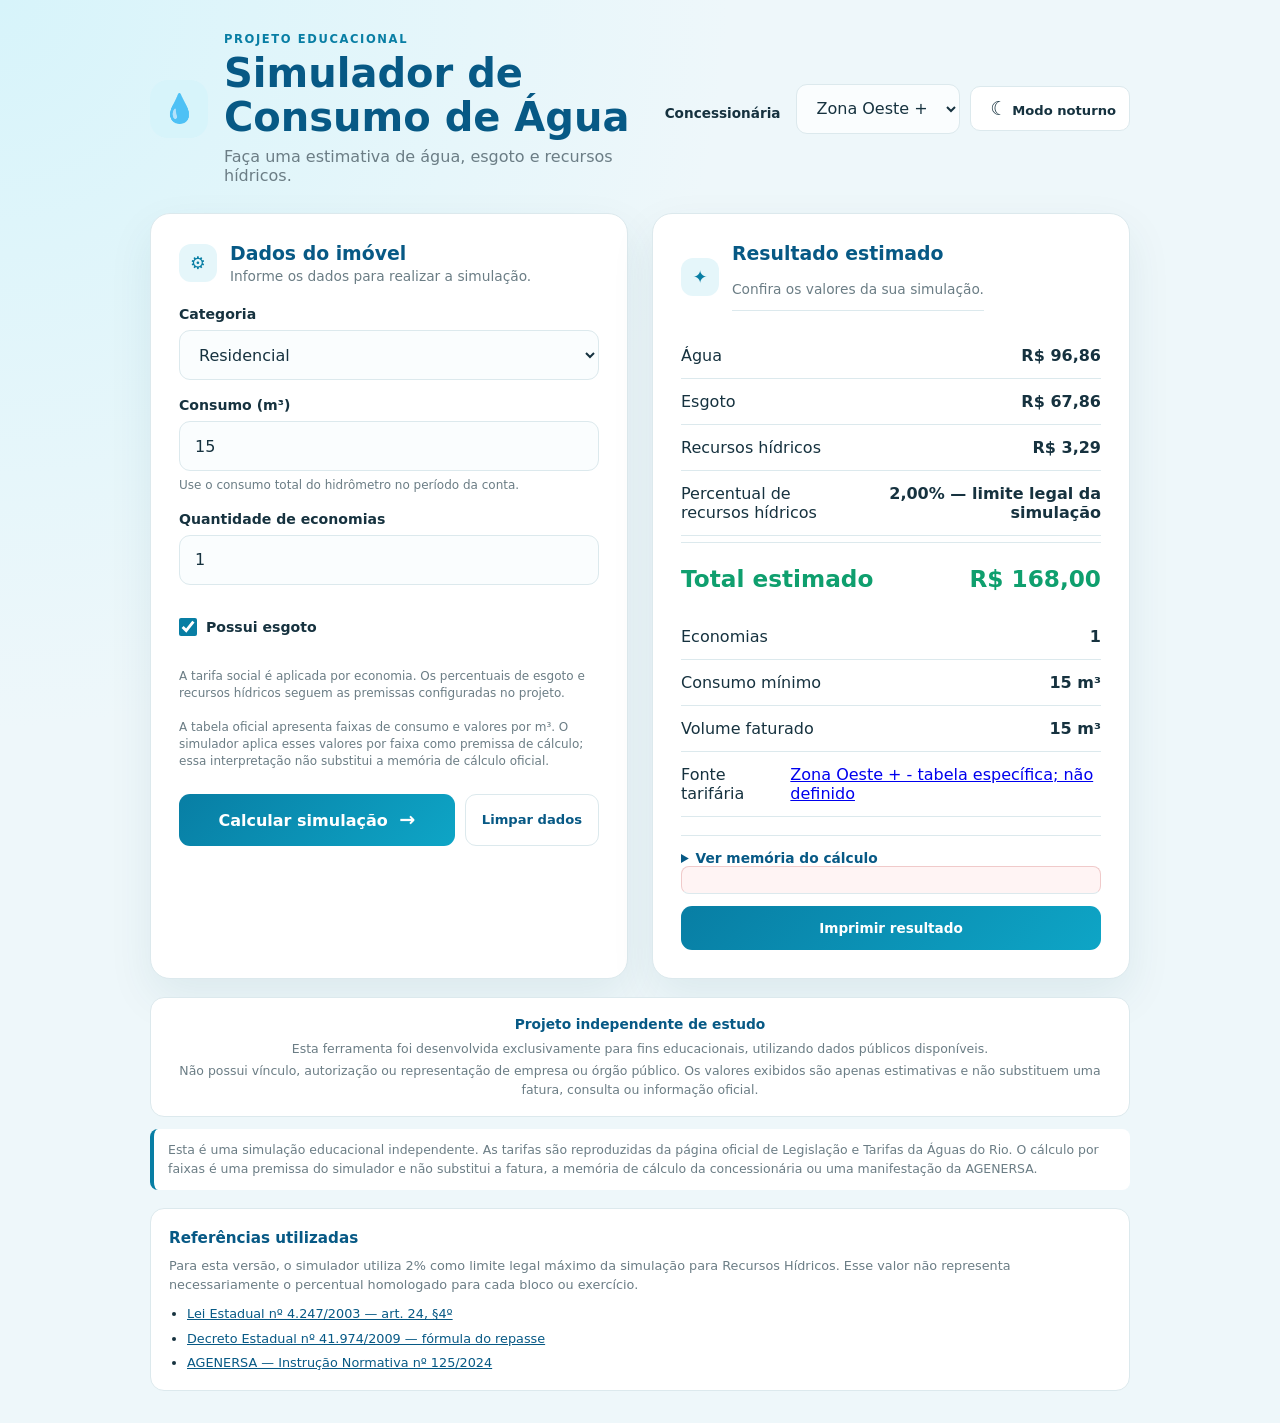
<file: index.html>
<!DOCTYPE html>
<html lang="pt-BR">
<head>
    <!-- Google tag (gtag.js) -->
<script async src="https://www.googletagmanager.com/gtag/js?id=G-XTZC50Y88T"></script>
<script>
  window.dataLayer = window.dataLayer || [];
  function gtag(){dataLayer.push(arguments);}
  gtag('js', new Date());

  gtag('config', 'G-XTZC50Y88T');
</script>
    <meta charset="UTF-8">
    <meta name="viewport" content="width=device-width, initial-scale=1.0">
    <meta name="description" content="Simulador educacional de tarifa de água, esgoto e recursos hídricos.">
    <title>Simulador de Consumo de Água</title>
    <link rel="stylesheet" href="style.css">
</head>
<body>
<main class="container">
    <header class="page-header">
        <div class="brand-mark">💧</div>
        <div>
            <p class="eyebrow">PROJETO EDUCACIONAL</p>
            <h1>Simulador de Consumo de Água</h1>
            <p class="subtitle">Faça uma estimativa de água, esgoto e recursos hídricos.</p>
        </div>
        <div style="display:flex;gap:10px;align-items:center;">
            <label for="concessaoSelector" style="font-weight:700; font-size:0.85rem; margin-right:6px;">Concessionária</label>
            <select id="concessaoSelector" aria-label="Selecionar concessionária"></select>
            <button id="temaButton" class="tema-button" type="button" aria-label="Ativar modo noturno" aria-pressed="false">
                <span aria-hidden="true">&#9790;</span> Modo noturno
            </button>
        </div>
    </header>

    <section id="bairroCard" class="card bairro-card" aria-labelledby="bairroTitulo">
        <div class="section-heading">
            <span class="section-icon">⌕</span>
            <div>
                <h2 id="bairroTitulo">Consultar bairro</h2>
                <p>Selecione o município para definir a região e, se quiser, consulte um bairro.</p>
            </div>
        </div>
        <label for="municipio">Município ou localidade</label>
        <select id="municipio">
            <option value="">Selecione o município ou localidade</option>
        </select>

        <label for="buscaBairro">Bairro (opcional)</label>
            <input id="buscaBairro" type="search" autocomplete="off" aria-describedby="notaBaseBairros" placeholder="Ex.: Botafogo, Bonsucesso...">
        <p id="notaBaseBairros" class="field-note">A base de bairros ainda está em consolidação por município.</p>
        <div id="resultadoBairro" class="bairro-resultado" aria-live="polite">
            Digite pelo menos 2 caracteres para pesquisar.
        </div>
    </section>

    <div class="content-grid">
        <form class="card form-card" id="simulacaoForm">
            <div class="section-heading">
                <span class="section-icon">⚙</span>
                <div><h2>Dados do imóvel</h2><p>Informe os dados para realizar a simulação.</p></div>
            </div>

            <div id="regiaoField">
                <label for="regiao">Região tarifária</label>
                <select id="regiao">
                    <option value="REGIAO_1">Região 1 — a partir de dezembro de 2025</option>
                    <option value="REGIAO_4">Região 4 — a partir de dezembro de 2025</option>
                </select>
            </div>

            <div id="areaField">
                <label for="area">Área tarifária</label>
                <select id="area">
                    <option value="AREA_A">Área A</option>
                    <option value="AREA_B">Área B</option>
                </select>
            </div>
            <p id="areaNota" class="field-note">Selecione um município para definir automaticamente a área.</p>

            <label for="categoria">Categoria</label>
            <select id="categoria">
                <option value="residencial">Residencial</option>
                <option value="comercial">Comercial</option>
                <option value="industrial">Industrial</option>
                <option value="publica">Pública</option>
                <option value="publica_estadual">Pública Estadual</option>
            </select>

            <div id="tarifaResidencialField">
                <label for="tarifaResidencial">Tarifa residencial</label>
                <select id="tarifaResidencial">
                    <option value="tarifa2">Tarifa 2</option>
                    <option value="tarifa1">Tarifa 1</option>
                    <option value="social">Tarifa social — valor fixo</option>
                </select>
            </div>

            <label for="consumo">Consumo (m³)</label>
            <input type="number" id="consumo" min="0" step="0.01" inputmode="decimal" value="15" aria-describedby="notaConsumo">
            <p id="notaConsumo" class="field-note">Use o consumo total do hidrômetro no período da conta.</p>

            <label for="economias">Quantidade de economias</label>
            <input type="number" id="economias" min="1" step="1" inputmode="numeric" value="1">

            <label class="checkbox-label"><input type="checkbox" id="esgoto" checked> Possui esgoto</label>

            <p class="calculation-note">A tarifa social é aplicada por economia. Os percentuais de esgoto e recursos hídricos seguem as premissas configuradas no projeto.</p>
            <p class="calculation-note">A tabela oficial apresenta faixas de consumo e valores por m³. O simulador aplica esses valores por faixa como premissa de cálculo; essa interpretação não substitui a memória de cálculo oficial.</p>
            <div class="form-actions">
                <button id="calcularButton" type="submit">Calcular simulação <span>→</span></button>
                <button id="limparButton" class="secondary-button" type="button">Limpar dados</button>
            </div>
        </form>

        <section id="resultado" class="resultado" aria-live="polite" aria-atomic="false">
            <div class="section-heading">
                <span class="section-icon">✦</span>
                <div><h2>Resultado estimado</h2><p>Confira os valores da sua simulação.</p></div>
            </div>

            <p><span>Água</span><span id="agua">R$ 0,00</span></p>
            <p><span>Esgoto</span><span id="valorEsgoto">R$ 0,00</span></p>
            <p><span>Recursos hídricos</span><span id="rh">R$ 0,00</span></p>
            <p><span>Percentual de recursos hídricos</span><span id="percentualRhResultado"></span></p>
            <hr>
            <h3><span>Total estimado</span><span id="total">R$ 0,00</span></h3>
            <p><span>Economias</span><span id="economiasResultado"></span></p>
            <p><span>Consumo mínimo</span><span id="consumoMinimo"></span></p>
            <p><span>Volume faturado</span><span id="volumeFaturado"></span></p>
            <p><span>Fonte tarifária</span><a id="fonteResultado" href="https://aguasdorio.com.br/legislacao-e-tarifas/" target="_blank" rel="noopener noreferrer">Águas do Rio — Legislação e Tarifas</a></p>
            <details class="memoria-calculo">
                <summary>Ver memória do cálculo</summary>
                <div id="memoriaCalculo" aria-live="polite">Informe os dados para visualizar o detalhamento.</div>
            </details>
            <p id="mensagemErro" class="mensagem-erro" role="alert" hidden></p>
            <div class="resultado-acoes">
                <button id="imprimirButton" type="button">Imprimir resultado</button>
            </div>
        </section>
    </div>

    <aside class="disclaimer" aria-label="Aviso importante">
        <strong>Projeto independente de estudo</strong>
        <p>Esta ferramenta foi desenvolvida exclusivamente para fins educacionais, utilizando dados públicos disponíveis.</p>
        <p>Não possui vínculo, autorização ou representação de empresa ou órgão público. Os valores exibidos são apenas estimativas e não substituem uma fatura, consulta ou informação oficial.</p>
    </aside>
    <p class="legal-note">Esta é uma simulação educacional independente. As tarifas são reproduzidas da página oficial de Legislação e Tarifas da Águas do Rio. O cálculo por faixas é uma premissa do simulador e não substitui a fatura, a memória de cálculo da concessionária ou uma manifestação da AGENERSA.</p>

    <aside class="references-card" aria-labelledby="referenciasTitulo">
        <h2 id="referenciasTitulo">Referências utilizadas</h2>
        <p>Para esta versão, o simulador utiliza 2% como limite legal máximo da simulação para Recursos Hídricos. Esse valor não representa necessariamente o percentual homologado para cada bloco ou exercício.</p>
        <ul>
            <li><a href="https://www3.alerj.rj.gov.br/lotus_notes/default.asp?URL=L0NPTlRMRUkuTlNGL2M4YWEwOTAwMDI1ZmVlZjYwMzI1NmRmZjAwNmM4OGY0P09wZW5Eb2N1bWVudA%3D%3D&amp;id=2" target="_blank" rel="noopener noreferrer">Lei Estadual nº 4.247/2003 — art. 24, §4º</a></li>
            <li><a href="https://www.inea.rj.gov.br/wp-content/uploads/2019/01/base_legal-2.pdf" target="_blank" rel="noopener noreferrer">Decreto Estadual nº 41.974/2009 — fórmula do repasse</a></li>
            <li><a href="https://www.rj.gov.br/agenersa/sites/default/files/arquivos_paginas_basicas/IN125.pdf" target="_blank" rel="noopener noreferrer">AGENERSA — Instrução Normativa nº 125/2024</a></li>
        </ul>
    </aside>
</main>
<script src="js/configuracao.js"></script>
<script src="js/concessoes/aguas-do-rio.js"></script>
<script src="js/concessoes/zona-oeste-mais.js"></script>
<script src="app.js"></script>
</body>
</html>
</file>
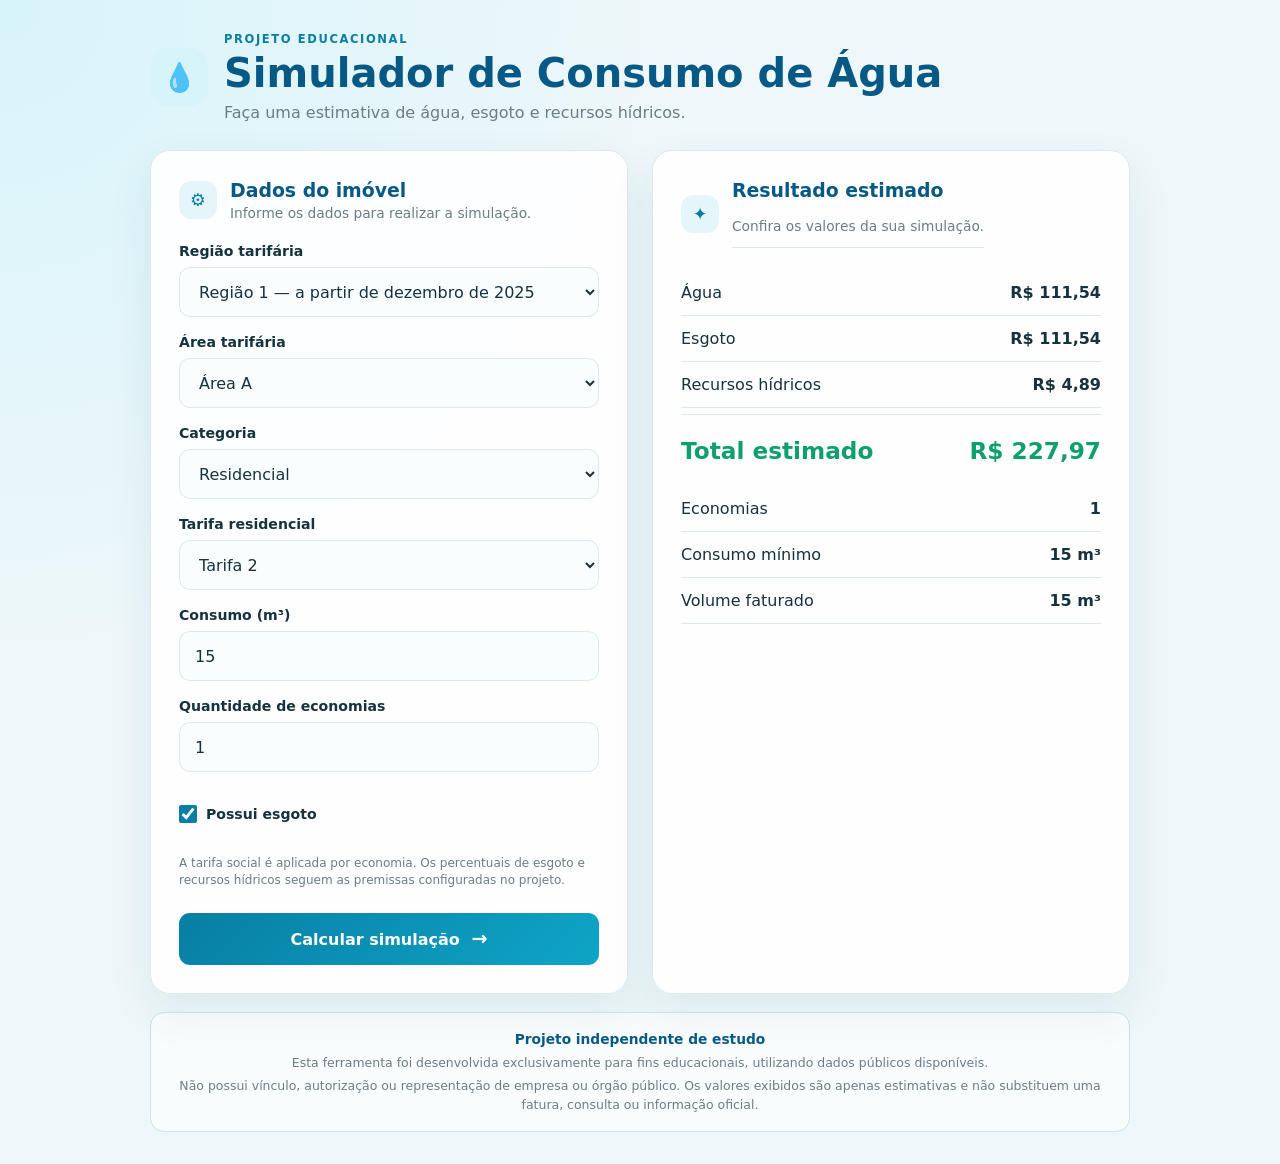
<file: simulador-aguas-do-rio/index.html>
<!DOCTYPE html>
<html lang="pt-BR">
<head>
    <meta charset="UTF-8">
    <meta name="viewport" content="width=device-width, initial-scale=1.0">
    <title>Simulador de Consumo de Água</title>
    <link rel="stylesheet" href="style.css">
</head>
<body>
<main class="container">
    <header class="page-header">
        <div class="brand-mark">💧</div>
        <div>
            <p class="eyebrow">PROJETO EDUCACIONAL</p>
            <h1>Simulador de Consumo de Água</h1>
            <p class="subtitle">Faça uma estimativa de água, esgoto e recursos hídricos.</p>
        </div>
    </header>

    <div class="content-grid">
        <section class="card form-card">
            <div class="section-heading">
                <span class="section-icon">⚙</span>
                <div><h2>Dados do imóvel</h2><p>Informe os dados para realizar a simulação.</p></div>
            </div>

            <label for="regiao">Região tarifária</label>
            <select id="regiao">
                <option value="REGIAO_1">Região 1 — a partir de dezembro de 2025</option>
                <option value="REGIAO_4">Região 4 — a partir de dezembro de 2025</option>
            </select>

            <label for="area">Área tarifária</label>
            <select id="area">
                <option value="AREA_A">Área A</option>
                <option value="AREA_B">Área B</option>
            </select>

            <label for="categoria">Categoria</label>
            <select id="categoria">
                <option value="residencial">Residencial</option>
                <option value="comercial">Comercial</option>
                <option value="industrial">Industrial</option>
                <option value="publica">Pública</option>
                <option value="publica_estadual">Pública Estadual</option>
            </select>

            <div id="tarifaResidencialField">
                <label for="tarifaResidencial">Tarifa residencial</label>
                <select id="tarifaResidencial">
                    <option value="tarifa2">Tarifa 2</option>
                    <option value="tarifa1">Tarifa 1</option>
                    <option value="social">Tarifa social — valor fixo</option>
                </select>
            </div>

            <label for="consumo">Consumo (m³)</label>
            <input type="number" id="consumo" min="0" step="0.01" inputmode="decimal" value="15">

            <label for="economias">Quantidade de economias</label>
            <input type="number" id="economias" min="1" step="1" inputmode="numeric" value="1">

            <label class="checkbox-label"><input type="checkbox" id="esgoto" checked> Possui esgoto</label>

            <p class="calculation-note">A tarifa social é aplicada por economia. Os percentuais de esgoto e recursos hídricos seguem as premissas configuradas no projeto.</p>
            <button id="calcularButton" type="button">Calcular simulação <span>→</span></button>
        </section>

        <section id="resultado" class="resultado">
            <div class="section-heading">
                <span class="section-icon">✦</span>
                <div><h2>Resultado estimado</h2><p>Confira os valores da sua simulação.</p></div>
            </div>

            <p><span>Água</span><span id="agua">R$ 0,00</span></p>
            <p><span>Esgoto</span><span id="valorEsgoto">R$ 0,00</span></p>
            <p><span>Recursos hídricos</span><span id="rh">R$ 0,00</span></p>
            <hr>
            <h3><span>Total estimado</span><span id="total">R$ 0,00</span></h3>
            <p><span>Economias</span><span id="economiasResultado"></span></p>
            <p><span>Consumo mínimo</span><span id="consumoMinimo"></span></p>
            <p><span>Volume faturado</span><span id="volumeFaturado"></span></p>
        </section>
    </div>

    <aside class="disclaimer" aria-label="Aviso importante">
        <strong>Projeto independente de estudo</strong>
        <p>Esta ferramenta foi desenvolvida exclusivamente para fins educacionais, utilizando dados públicos disponíveis.</p>
        <p>Não possui vínculo, autorização ou representação de empresa ou órgão público. Os valores exibidos são apenas estimativas e não substituem uma fatura, consulta ou informação oficial.</p>
    </aside>
</main>
<script src="app.js"></script>
</body>
</html>
</file>
<file: style.css>
:root {
    /* ===== Personalização visual: altere estes valores primeiro ===== */
    --primary: #087ea4;
    --primary-dark: #075985;
    --accent: #087ea4;
    --success: #0f9f6e;
    --background: #eef7fa;
    --surface: #ffffff;
    --surface-soft: #fafdfe;
    --text: #16323f;
    --muted: #6b7d85;
    --border: #dce9ed;
    --focus-ring: rgba(8, 126, 164, .12);
    --radius-card: 20px;
    --radius-control: 11px;
    --shadow-card: 0 18px 45px rgba(15, 73, 92, .08);
    --font-family: Inter, ui-sans-serif, system-ui, -apple-system, BlinkMacSystemFont, "Segoe UI", sans-serif;
}
* { box-sizing: border-box; margin: 0; padding: 0; }
body {
    min-height: 100vh; padding: 32px 16px;
    font-family: var(--font-family);
    color: var(--text); background: radial-gradient(circle at top left, #d7f4fa, transparent 38%), var(--background);
}
.container { width: min(100%, 980px); margin: auto; }
.page-header > div:nth-child(2) { flex: 1; }
.tema-button { width: auto; min-height: 42px; margin-top: 0; padding: 10px 13px; border: 1px solid var(--border); border-radius: 10px; background: var(--surface); color: var(--text); font-size: .82rem; font-weight: 650; white-space: nowrap; }
.tema-button:hover { transform: none; box-shadow: none; }
:root[data-theme="dark"] {
    --primary: #38bdf8; --primary-dark: #bae6fd; --background: #0f172a;
    --surface: #1e293b; --surface-soft: #172235; --text: #e2e8f0; --muted: #a8b5c5;
    --border: #334155; --success: #6ee7b7; --accent: #38bdf8;
    --focus-ring: rgba(56, 189, 248, .22);
    --shadow-card: 0 18px 45px rgba(0, 0, 0, .22);
}
:root[data-theme="dark"] input, :root[data-theme="dark"] select { background: #172235; }
:root[data-theme="dark"] body { background: radial-gradient(circle at top left, #1e3a4a, transparent 38%), var(--background); }
:root[data-theme="dark"] h1 { color: #e2e8f0; }
:root[data-theme="dark"] .subtitle { color: #cbd5e1; }
:root[data-theme="dark"] .brand-mark { background: #172f42; }
.page-header { display: flex; align-items: center; gap: 16px; margin-bottom: 28px; }
.brand-mark, .section-icon { display: grid; place-items: center; flex: 0 0 auto; }
.brand-mark { width: 58px; height: 58px; border-radius: 18px; font-size: 28px; background: #d7f4fa; }
.eyebrow { color: var(--primary); font-size: .72rem; font-weight: 800; letter-spacing: .14em; margin-bottom: 5px; }
h1 { color: var(--primary-dark); font-size: clamp(1.75rem, 4vw, 2.5rem); line-height: 1.1; }
.subtitle, .section-heading p, .disclaimer { color: var(--muted); }
.subtitle { margin-top: 8px; }
.content-grid { display: grid; grid-template-columns: 1fr 1fr; gap: 24px; }
.bairro-card { margin-bottom: 24px; }
.bairro-resultado { margin-top: 14px; padding: 13px; border-radius: 11px; color: var(--muted); background: #fafdfe; font-size: .88rem; }
.bairro-resultado.erro { color: #a33a3a; background: #fff4f4; }
.bairro-resultado.sucesso { color: var(--text); background: #f4fbfc; }
:root[data-theme="dark"] .bairro-resultado { color: var(--text); background: var(--surface-soft); }
:root[data-theme="dark"] .bairro-resultado.erro { color: #fecaca; background: #3b2025; border: 1px solid #7f1d1d; }
:root[data-theme="dark"] .bairro-resultado.sucesso { color: var(--text); background: #1b3445; }
.bairro-item { display: grid; gap: 3px; padding: 10px 0; border-bottom: 1px solid var(--border); }
.bairro-item:first-child { padding-top: 0; }
.bairro-item:last-child { padding-bottom: 0; border-bottom: 0; }
.bairro-item span { color: var(--muted); font-size: .82rem; }
.bairro-item button { justify-self: start; margin-top: 5px; padding: 5px 9px; border: 0; border-radius: 5px; color: white; background: var(--accent); cursor: pointer; font-size: .78rem; }
.bairro-item button:hover { filter: brightness(.94); }
.bairro-confirmacao { margin: 12px 0 0; color: var(--accent); font-weight: 600; }
.card, .resultado { background: var(--surface); border: 1px solid var(--border); border-radius: var(--radius-card); padding: 28px; box-shadow: var(--shadow-card); }
.section-heading { display: flex; align-items: center; gap: 13px; margin-bottom: 22px; }
.section-heading h2 { color: var(--primary-dark); font-size: 1.18rem; }
.section-heading p { margin-top: 4px; font-size: .86rem; }
.section-icon { width: 38px; height: 38px; border-radius: 12px; color: var(--primary); background: #e5f6fa; font-size: 1.1rem; }
label { display: block; margin: 17px 0 8px; font-size: .88rem; font-weight: 650; }
input, select { width: 100%; min-height: 50px; padding: 13px 15px; border: 1px solid var(--border); border-radius: var(--radius-control); background: var(--surface-soft); color: var(--text); font: inherit; font-size: 16px; outline: none; transition: .2s; }
input:focus, select:focus { border-color: var(--primary); box-shadow: 0 0 0 4px var(--focus-ring); }
.field-note { margin-top: 6px; color: var(--muted); font-size: .75rem; line-height: 1.4; }
select:disabled { cursor: not-allowed; opacity: .7; }
.checkbox-label { display: flex; align-items: center; gap: 9px; cursor: pointer; }
.checkbox-label input { width: 18px; height: 18px; accent-color: var(--primary); }
.calculation-note { margin-top: 16px; color: var(--muted); font-size: .75rem; line-height: 1.45; }
button { width: 100%; min-height: 52px; margin-top: 23px; padding: 14px 16px; border: 0; border-radius: 11px; background: linear-gradient(135deg, var(--primary), #0ea5c6); color: white; font: inherit; font-weight: 750; cursor: pointer; transition: .2s; touch-action: manipulation; }
button span { margin-left: 6px; font-size: 1.2rem; }
.form-actions { display: grid; grid-template-columns: 1fr auto; gap: 10px; align-items: center; }
.form-actions button { margin-top: 23px; }
.form-actions .secondary-button { width: auto; min-height: 52px; padding: 14px 16px; border: 1px solid var(--border); background: transparent; color: var(--primary-dark); font-size: .82rem; }
.resultado p { display: flex; justify-content: space-between; gap: 15px; padding: 13px 0; border-bottom: 1px solid var(--border); }
.resultado p span:last-child { font-weight: 650; text-align: right; }
.resultado hr { border: 0; border-top: 1px solid var(--border); margin: 6px 0; }
.resultado h3 { display: flex; justify-content: space-between; gap: 15px; margin: 22px 0; color: var(--success); font-size: 1.45rem; }
.resultado h3 span:last-child { text-align: right; }
.resultado-acoes { display: flex; gap: 10px; }
.resultado-acoes button { margin-top: 12px; min-height: 42px; font-size: .85rem; }
.mensagem-erro { color: #a33a3a; background: #fff4f4; border: 1px solid #f0caca; border-radius: 8px; padding: 10px; }
.resultado { scroll-margin-top: 18px; }
.disclaimer { display: block; position: relative; z-index: 1; margin-top: 18px; padding: 16px 18px; border: 1px solid var(--border); border-radius: 14px; color: var(--text); background: var(--surface); opacity: 1; visibility: visible; text-align: center; font-size: .78rem; line-height: 1.5; }
.disclaimer strong { display: block; margin-bottom: 5px; color: var(--primary-dark); font-size: .86rem; }
.disclaimer p { color: var(--muted); }
.disclaimer p + p { margin-top: 4px; }
.references-card { margin-top: 18px; padding: 18px; border: 1px solid var(--border); border-radius: 14px; color: var(--text); background: var(--surface); font-size: .8rem; line-height: 1.5; }
.references-card h2 { margin-bottom: 6px; color: var(--primary-dark); font-size: .95rem; }
.references-card p { color: var(--muted); }
.references-card ul { display: grid; gap: 5px; margin-top: 10px; padding-left: 18px; }
.references-card a { color: var(--primary-dark); }
.legal-note { margin-top: 12px; padding: 12px 14px; border-left: 4px solid var(--primary); border-radius: 8px; color: var(--muted); background: var(--surface); font-size: .78rem; line-height: 1.5; }
.memoria-calculo { margin-top: 18px; border-top: 1px solid var(--border); padding-top: 14px; color: var(--primary-dark); font-size: .86rem; }
.memoria-calculo summary { cursor: pointer; font-weight: 700; }
.memoria-calculo div { margin-top: 10px; color: var(--muted); white-space: pre-line; line-height: 1.7; }
@media (hover: hover) and (pointer: fine) { button:hover { transform: translateY(-2px); box-shadow: 0 10px 20px rgba(8,126,164,.25); } }
@media (max-width: 700px) {
    .page-header .tema-button { align-self: flex-start; padding: 9px; font-size: 0; }
    .tema-button span { font-size: 1.1rem; }
    body { padding: 16px 12px 28px; font-size: 16px; }
    .page-header { align-items: flex-start; gap: 12px; margin-bottom: 20px; }
    .brand-mark { width: 48px; height: 48px; border-radius: 14px; font-size: 23px; }
    h1 { font-size: clamp(1.55rem, 8vw, 2rem); }
    .subtitle { font-size: .9rem; line-height: 1.4; }
    .content-grid { grid-template-columns: 1fr; gap: 16px; }
    .card, .resultado { padding: 20px 16px; border-radius: 16px; }
    .section-heading { margin-bottom: 18px; }
    label { margin-top: 15px; }
    .checkbox-label { min-height: 44px; margin-top: 12px; }
    .checkbox-label input { width: 22px; height: 22px; }
    button { margin-top: 20px; }
    .resultado p { padding: 12px 0; }
    .resultado h3 { font-size: 1.22rem; }
    .resultado h3 span:last-child { max-width: 48%; }
    .disclaimer { margin-top: 16px; padding: 14px; }
    .form-actions { grid-template-columns: 1fr; }
    .form-actions .secondary-button { width: 100%; margin-top: 0; }
}
.page-header .tema-button { width: auto; min-height: 42px; margin-top: 0; padding: 10px 13px; background: var(--surface); color: var(--text); font-size: .82rem; }

@media print {
    body { padding: 0; background: white; }
    .bairro-card, .form-card, .disclaimer, .references-card, .legal-note, .resultado-acoes { display: none !important; }
    .content-grid { display: block; }
    .resultado { border: 0; box-shadow: none; }
}
</file>
<file: simulador-aguas-do-rio/style.css>
:root {
    --primary: #087ea4; --primary-dark: #075985; --background: #eef7fa;
    --surface: rgba(255,255,255,.92); --text: #16323f; --muted: #6b7d85;
    --border: #dce9ed; --success: #0f9f6e;
}
* { box-sizing: border-box; margin: 0; padding: 0; }
body {
    min-height: 100vh; padding: 32px 16px;
    font-family: Inter, ui-sans-serif, system-ui, -apple-system, BlinkMacSystemFont, "Segoe UI", sans-serif;
    color: var(--text); background: radial-gradient(circle at top left, #d7f4fa, transparent 38%), var(--background);
}
.container { width: min(100%, 980px); margin: auto; }
.page-header { display: flex; align-items: center; gap: 16px; margin-bottom: 28px; }
.brand-mark, .section-icon { display: grid; place-items: center; flex: 0 0 auto; }
.brand-mark { width: 58px; height: 58px; border-radius: 18px; font-size: 28px; background: #d7f4fa; }
.eyebrow { color: var(--primary); font-size: .72rem; font-weight: 800; letter-spacing: .14em; margin-bottom: 5px; }
h1 { color: var(--primary-dark); font-size: clamp(1.75rem, 4vw, 2.5rem); line-height: 1.1; }
.subtitle, .section-heading p, .disclaimer { color: var(--muted); }
.subtitle { margin-top: 8px; }
.content-grid { display: grid; grid-template-columns: 1fr 1fr; gap: 24px; }
.card, .resultado { background: var(--surface); border: 1px solid var(--border); border-radius: 20px; padding: 28px; box-shadow: 0 18px 45px rgba(15,73,92,.08); }
.section-heading { display: flex; align-items: center; gap: 13px; margin-bottom: 22px; }
.section-heading h2 { color: var(--primary-dark); font-size: 1.18rem; }
.section-heading p { margin-top: 4px; font-size: .86rem; }
.section-icon { width: 38px; height: 38px; border-radius: 12px; color: var(--primary); background: #e5f6fa; font-size: 1.1rem; }
label { display: block; margin: 17px 0 8px; font-size: .88rem; font-weight: 650; }
input, select { width: 100%; min-height: 50px; padding: 13px 15px; border: 1px solid var(--border); border-radius: 11px; background: #fafdfe; color: var(--text); font: inherit; font-size: 16px; outline: none; transition: .2s; }
input:focus, select:focus { border-color: var(--primary); box-shadow: 0 0 0 4px rgba(8,126,164,.12); }
.checkbox-label { display: flex; align-items: center; gap: 9px; cursor: pointer; }
.checkbox-label input { width: 18px; height: 18px; accent-color: var(--primary); }
.calculation-note { margin-top: 16px; color: var(--muted); font-size: .75rem; line-height: 1.45; }
button { width: 100%; min-height: 52px; margin-top: 23px; padding: 14px 16px; border: 0; border-radius: 11px; background: linear-gradient(135deg, var(--primary), #0ea5c6); color: white; font: inherit; font-weight: 750; cursor: pointer; transition: .2s; touch-action: manipulation; }
button span { margin-left: 6px; font-size: 1.2rem; }
.resultado p { display: flex; justify-content: space-between; gap: 15px; padding: 13px 0; border-bottom: 1px solid var(--border); }
.resultado p span:last-child { font-weight: 650; text-align: right; }
.resultado hr { border: 0; border-top: 1px solid var(--border); margin: 6px 0; }
.resultado h3 { display: flex; justify-content: space-between; gap: 15px; margin: 22px 0; color: var(--success); font-size: 1.45rem; }
.resultado h3 span:last-child { text-align: right; }
.resultado { scroll-margin-top: 18px; }
.disclaimer { margin-top: 18px; padding: 16px 18px; border: 1px solid #c7e5ec; border-radius: 14px; color: var(--muted); background: rgba(255,255,255,.65); text-align: center; font-size: .78rem; line-height: 1.5; }
.disclaimer strong { display: block; margin-bottom: 5px; color: var(--primary-dark); font-size: .86rem; }
.disclaimer p + p { margin-top: 4px; }
@media (hover: hover) and (pointer: fine) { button:hover { transform: translateY(-2px); box-shadow: 0 10px 20px rgba(8,126,164,.25); } }
@media (max-width: 700px) {
    body { padding: 16px 12px 28px; font-size: 16px; }
    .page-header { align-items: flex-start; gap: 12px; margin-bottom: 20px; }
    .brand-mark { width: 48px; height: 48px; border-radius: 14px; font-size: 23px; }
    h1 { font-size: clamp(1.55rem, 8vw, 2rem); }
    .subtitle { font-size: .9rem; line-height: 1.4; }
    .content-grid { grid-template-columns: 1fr; gap: 16px; }
    .card, .resultado { padding: 20px 16px; border-radius: 16px; }
    .section-heading { margin-bottom: 18px; }
    label { margin-top: 15px; }
    .checkbox-label { min-height: 44px; margin-top: 12px; }
    .checkbox-label input { width: 22px; height: 22px; }
    button { margin-top: 20px; }
    .resultado p { padding: 12px 0; }
    .resultado h3 { font-size: 1.22rem; }
    .resultado h3 span:last-child { max-width: 48%; }
    .disclaimer { margin-top: 16px; padding: 14px; }
}
</file>
